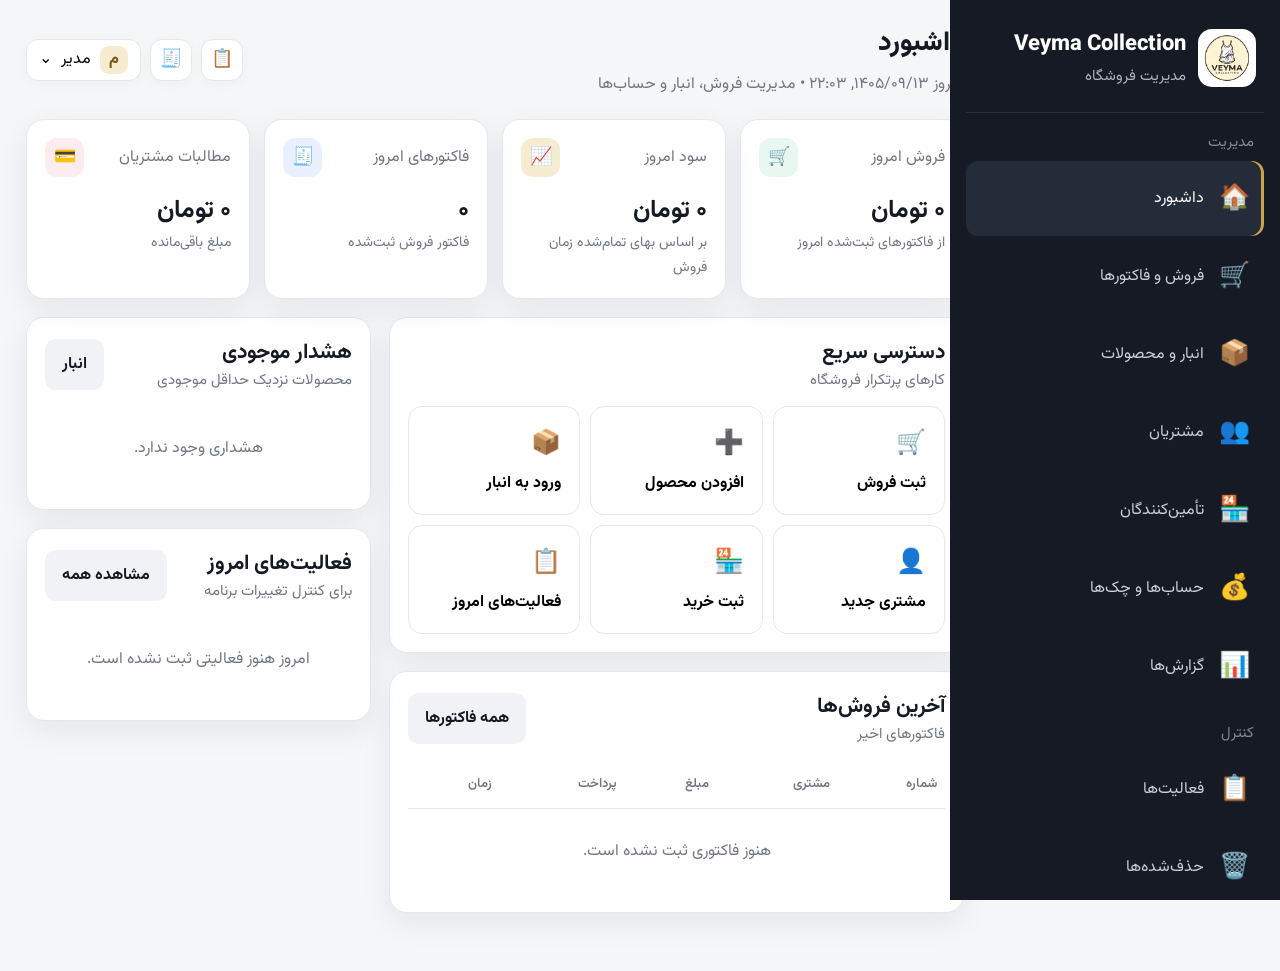
<file: index_v2-1.html>
<!DOCTYPE html>
<html lang="fa" dir="rtl">
<head>
  <meta charset="UTF-8" />
  <meta name="viewport" content="width=device-width, initial-scale=1.0" />
  <meta name="theme-color" content="#10131a" />
  <title>Veyma Collection | مدیریت فروشگاه</title>

  <link rel="preconnect" href="https://fonts.googleapis.com">
  <link rel="preconnect" href="https://fonts.gstatic.com" crossorigin>
  <link href="https://fonts.googleapis.com/css2?family=Vazirmatn:wght@400;500;600;700;800&display=swap" rel="stylesheet">

  <style>
    :root{
      --bg:#f5f6f8;
      --surface:#ffffff;
      --surface-2:#f0f2f5;
      --text:#151922;
      --muted:#707783;
      --line:#e5e7eb;
      --primary:#151a24;
      --primary-2:#252c39;
      --gold:#c9a24b;
      --gold-soft:#f6ecd2;
      --green:#1f9d63;
      --green-soft:#e8f7ef;
      --red:#d94b55;
      --red-soft:#fdecee;
      --orange:#d88727;
      --orange-soft:#fff3df;
      --blue:#3569d4;
      --blue-soft:#eaf0ff;
      --shadow:0 10px 30px rgba(18,25,38,.07);
      --radius:18px;
    }
    *{box-sizing:border-box}
    html,body{margin:0;padding:0;background:var(--bg);color:var(--text);font-family:"Vazirmatn",sans-serif}
    body{min-height:100vh}
    button,input,select,textarea{font:inherit}
    button{cursor:pointer;border:0}
    .app{display:flex;min-height:100vh}

    /* Sidebar */
    .sidebar{width:330px;background:var(--primary);color:#fff;position:fixed;right:0;top:0;bottom:0;padding:22px 16px;z-index:30;overflow:auto}
    .brand{display:flex;align-items:center;gap:12px;padding:5px 8px 24px;border-bottom:1px solid rgba(255,255,255,.09);margin-bottom:14px}
    .brand img{width:58px;height:58px;border-radius:14px;object-fit:contain;background:#fff;padding:5px}
    .brand-fallback{width:58px;height:58px;border-radius:14px;background:linear-gradient(135deg,#f8e9bf,#b8892d);color:#171717;display:none;align-items:center;justify-content:center;font-weight:800;font-size:15px}
    .brand h1{font-size:22px;margin:0;font-weight:800}
    .brand span{font-size:15px;color:#aeb4bf;display:block;margin-top:3px}
    .nav-title{font-size:15px;color:#818997;margin:18px 10px 7px}
    .nav-item{width:100%;display:flex;align-items:center;gap:14px;padding:18px 14px;color:#c9ced7;background:transparent;border-radius:12px;text-align:right;margin:3px 0;transition:.18s}
    .nav-item:hover,.nav-item.active{background:#252c39;color:#fff}
    .nav-item.active{box-shadow:inset -3px 0 0 var(--gold)}
    .nav-icon{width:32px;text-align:center;font-size:25px}
    .sidebar-bottom{margin-top:30px;padding:18px;border-radius:14px;background:rgba(255,255,255,.05);font-size:13px;color:#aeb4bf;line-height:1.8}

    /* Main */
    .main{width:calc(100% - 290px);margin-right:290px;padding:22px 26px 40px}
    .topbar{display:flex;align-items:center;justify-content:space-between;gap:16px;margin-bottom:22px}
    .page-title h2{margin:0;font-size:27px;font-weight:800}
    .page-title p{margin:7px 0 0;color:var(--muted);font-size:16px}
    .top-actions{display:flex;align-items:center;gap:9px}
    .icon-btn,.profile-btn{background:var(--surface);border:1px solid var(--line);box-shadow:0 3px 12px rgba(0,0,0,.03);height:42px;border-radius:12px}
    .icon-btn{width:42px;font-size:18px}
    .profile-btn{display:flex;align-items:center;gap:9px;padding:0 12px}
    .avatar{width:28px;height:28px;border-radius:9px;background:var(--gold-soft);display:grid;place-items:center;font-weight:800;color:#7e5d19}

    .view{display:none}.view.active{display:block}
    .cards{display:grid;grid-template-columns:repeat(4,1fr);gap:14px;margin-bottom:18px}
    .stat{background:var(--surface);border:1px solid var(--line);border-radius:var(--radius);padding:18px;box-shadow:var(--shadow);position:relative;overflow:hidden}
    .stat-top{display:flex;justify-content:space-between;align-items:center;color:var(--muted);font-size:16px}
    .stat-icon{width:39px;height:39px;border-radius:12px;display:grid;place-items:center;font-size:18px}
    .stat strong{display:block;font-size:25px;margin-top:14px}
    .stat small{color:var(--muted);font-size:14px}
    .green{background:var(--green-soft);color:var(--green)}.red{background:var(--red-soft);color:var(--red)}.gold{background:var(--gold-soft);color:#936e1d}.blue{background:var(--blue-soft);color:var(--blue)}

    .grid-2{display:grid;grid-template-columns:1.25fr .75fr;gap:18px}
    .panel{background:var(--surface);border:1px solid var(--line);border-radius:var(--radius);box-shadow:var(--shadow);padding:18px;margin-bottom:18px}
    .panel-head{display:flex;justify-content:space-between;align-items:center;gap:10px;margin-bottom:14px}
    .panel-head h3{margin:0;font-size:21px}.panel-head p{margin:0;color:var(--muted);font-size:15px}
    .btn{border-radius:11px;padding:13px 17px;font-weight:700;font-size:16px;display:inline-flex;align-items:center;gap:7px}
    .btn-primary{background:var(--primary);color:#fff}.btn-gold{background:var(--gold);color:#fff}.btn-light{background:var(--surface-2);color:var(--text)}.btn-danger{background:var(--red-soft);color:var(--red)}.btn-success{background:var(--green);color:#fff}

    table{width:100%;border-collapse:collapse;font-size:16px}th,td{padding:14px 8px;border-bottom:1px solid var(--line);text-align:right}th{color:var(--muted);font-weight:600;font-size:13px}tr:last-child td{border-bottom:0}
    .badge{display:inline-flex;align-items:center;border-radius:999px;padding:6px 10px;font-size:12px;font-weight:700}.badge.green{background:var(--green-soft);color:var(--green)}.badge.red{background:var(--red-soft);color:var(--red)}.badge.orange{background:var(--orange-soft);color:var(--orange)}.badge.blue{background:var(--blue-soft);color:var(--blue)}
    .empty{padding:30px;text-align:center;color:var(--muted);font-size:16px}

    .quick-grid{display:grid;grid-template-columns:repeat(3,1fr);gap:10px}.quick{padding:18px;border:1px solid var(--line);border-radius:14px;background:#fff;text-align:right}.quick b{display:block;margin-top:8px;font-size:16px}.quick span{font-size:24px}
    .alert{display:flex;align-items:center;justify-content:space-between;gap:12px;padding:16px;border-radius:14px;margin-bottom:9px;background:var(--orange-soft);color:#8b5d15;font-size:16px}.alert:last-child{margin-bottom:0}.alert button{background:transparent;color:inherit;font-weight:700}

    /* Generic pages */
    .toolbar{display:flex;justify-content:space-between;align-items:center;gap:10px;margin-bottom:14px;flex-wrap:wrap}
    .search{min-width:240px;flex:1;max-width:430px;position:relative}.search input{width:100%;border:1px solid var(--line);background:#fff;border-radius:12px;padding:11px 40px 11px 12px;outline:none}.search span{position:absolute;right:13px;top:9px;color:var(--muted)}
    .filters{display:flex;gap:8px;flex-wrap:wrap}.filters select{border:1px solid var(--line);background:#fff;border-radius:11px;padding:10px 12px;color:var(--text);outline:none}
    .section-title{font-size:26px;font-weight:800;margin:0}

    /* Modal */
    .modal-backdrop{position:fixed;inset:0;background:rgba(8,11,16,.58);display:none;align-items:center;justify-content:center;padding:18px;z-index:100}.modal-backdrop.open{display:flex}
    .modal{background:#fff;width:min(700px,100%);max-height:92vh;overflow:auto;border-radius:22px;padding:22px}.modal-head{display:flex;justify-content:space-between;align-items:center;margin-bottom:18px}.modal-head h3{margin:0;font-size:18px}.close{width:36px;height:36px;border-radius:10px;background:var(--surface-2)}
    .form-grid{display:grid;grid-template-columns:repeat(2,1fr);gap:12px}.field label{display:block;font-size:15px;color:var(--muted);margin-bottom:6px}.field input,.field select,.field textarea{width:100%;padding:11px;border:1px solid var(--line);border-radius:11px;outline:none;background:#fff}.field textarea{min-height:90px;resize:vertical}.full{grid-column:1/-1}.modal-actions{display:flex;justify-content:flex-start;gap:8px;margin-top:18px}

    /* Mobile */
    .mobile-head{display:none}.overlay{display:none}
    @media(max-width:1050px){.cards{grid-template-columns:repeat(2,1fr)}.grid-2{grid-template-columns:1fr}}
    @media(max-width:780px){
      .sidebar{transform:translateX(105%);transition:.22s;width:340px}.sidebar.open{transform:translateX(0)}
      .main{width:100%;margin-right:0;padding:15px 13px 80px}.mobile-head{display:flex;align-items:center;justify-content:space-between;margin-bottom:15px}.mobile-head button{width:42px;height:42px;border-radius:12px;background:#fff;border:1px solid var(--line)}
      .overlay{position:fixed;inset:0;background:rgba(0,0,0,.35);z-index:20}.overlay.open{display:block}
      .topbar{display:none}.cards{gap:9px}.stat{padding:15px;border-radius:15px}.stat strong{font-size:23px}.quick-grid{grid-template-columns:repeat(2,1fr)}.nav-item{font-size:20px;min-height:52px}.nav-title{font-size:14px;margin-top:20px}.brand h1{font-size:20px}.brand span{font-size:15px}.sidebar-bottom{font-size:13px;line-height:2}.main{padding:18px 14px 32px}.panel{padding:16px}.section-title{font-size:21px}
      .panel{padding:14px;border-radius:15px}.toolbar{align-items:stretch}.search{max-width:none;min-width:0;flex-basis:100%}.form-grid{grid-template-columns:1fr}.full{grid-column:auto}
      table{min-width:650px}.table-scroll{overflow:auto}
    }
  </style>
</head>
<body>
<div class="app">
  <aside class="sidebar" id="sidebar">
    <div class="brand">
      <img src="logo.webp" alt="Veyma Collection" onerror="this.style.display='none';document.getElementById('brandFallback').style.display='flex'">
      <div class="brand-fallback" id="brandFallback">VC</div>
      <div><h1>Veyma Collection</h1><span>مدیریت فروشگاه</span></div>
    </div>

    <div class="nav-title">مدیریت</div>
    <button class="nav-item active" data-view="dashboard"><span class="nav-icon">🏠</span>داشبورد</button>
    <button class="nav-item" data-view="sales"><span class="nav-icon">🛒</span>فروش و فاکتورها</button>
    <button class="nav-item" data-view="inventory"><span class="nav-icon">📦</span>انبار و محصولات</button>
    <button class="nav-item" data-view="customers"><span class="nav-icon">👥</span>مشتریان</button>
    <button class="nav-item" data-view="suppliers"><span class="nav-icon">🏪</span>تأمین‌کنندگان</button>
    <button class="nav-item" data-view="accounts"><span class="nav-icon">💰</span>حساب‌ها و چک‌ها</button>
    <button class="nav-item" data-view="reports"><span class="nav-icon">📊</span>گزارش‌ها</button>

    <div class="nav-title">کنترل</div>
    <button class="nav-item" data-view="activities"><span class="nav-icon">📋</span>فعالیت‌ها</button>
    <button class="nav-item" data-view="deleted"><span class="nav-icon">🗑️</span>حذف‌شده‌ها</button>
    <button class="nav-item" data-view="settings"><span class="nav-icon">⚙️</span>تنظیمات</button>

    <div class="sidebar-bottom">
      <b>Veyma Collection</b><br>
      تولید و پخش لباس خانگی زنانه و ست ورزشی ایرانی و خارجی<br><br>
      📞 <span id="sidePhone">شماره تماس</span><br>
      📍 <span id="sideAddress">آدرس مغازه</span>
    </div>
  </aside>
  <div class="overlay" id="overlay"></div>

  <main class="main">
    <div class="mobile-head">
      <button id="menuBtn">☰</button>
      <div style="font-weight:800">Veyma Collection</div>
      <button onclick="openModal('productModal')">＋</button>
    </div>

    <header class="topbar">
      <div class="page-title"><h2 id="pageTitle">داشبورد</h2><p id="todayText">مدیریت فروش، انبار و حساب‌ها</p></div>
      <div class="top-actions">
        <button class="icon-btn" title="فعالیت‌ها" onclick="showView('activities')">📋</button>
        <button class="icon-btn" title="فاکتور جدید" onclick="showView('sales')">🧾</button>
        <button class="profile-btn"><span class="avatar">م</span><span>مدیر</span>⌄</button>
      </div>
    </header>

    <!-- Dashboard -->
    <section class="view active" id="dashboard">
      <div class="cards">
        <div class="stat"><div class="stat-top"><span>فروش امروز</span><span class="stat-icon green">🛒</span></div><strong>۰ تومان</strong><small>از فاکتورهای ثبت‌شده امروز</small></div>
        <div class="stat"><div class="stat-top"><span>سود امروز</span><span class="stat-icon gold">📈</span></div><strong>۰ تومان</strong><small>بر اساس بهای تمام‌شده زمان فروش</small></div>
        <div class="stat"><div class="stat-top"><span>فاکتورهای امروز</span><span class="stat-icon blue">🧾</span></div><strong>۰</strong><small>فاکتور فروش ثبت‌شده</small></div>
        <div class="stat"><div class="stat-top"><span>مطالبات مشتریان</span><span class="stat-icon red">💳</span></div><strong>۰ تومان</strong><small>مبلغ باقی‌مانده</small></div>
      </div>

      <div class="grid-2">
        <div>
          <div class="panel">
            <div class="panel-head"><div><h3>دسترسی سریع</h3><p>کارهای پرتکرار فروشگاه</p></div></div>
            <div class="quick-grid">
              <button class="quick" onclick="showView('sales')"><span>🛒</span><b>ثبت فروش</b></button>
              <button class="quick" onclick="openModal('productModal')"><span>➕</span><b>افزودن محصول</b></button>
              <button class="quick" onclick="showView('inventory')"><span>📦</span><b>ورود به انبار</b></button>
              <button class="quick" onclick="showView('customers')"><span>👤</span><b>مشتری جدید</b></button>
              <button class="quick" onclick="showView('suppliers')"><span>🏪</span><b>ثبت خرید</b></button>
              <button class="quick" onclick="showView('activities')"><span>📋</span><b>فعالیت‌های امروز</b></button>
            </div>
          </div>

          <div class="panel">
            <div class="panel-head"><div><h3>آخرین فروش‌ها</h3><p>فاکتورهای اخیر</p></div><button class="btn btn-light" onclick="showView('sales')">همه فاکتورها</button></div>
            <div class="table-scroll"><table><thead><tr><th>شماره</th><th>مشتری</th><th>مبلغ</th><th>پرداخت</th><th>زمان</th></tr></thead><tbody><tr><td colspan="5" class="empty">هنوز فاکتوری ثبت نشده است.</td></tr></tbody></table></div>
          </div>
        </div>

        <div>
          <div class="panel">
            <div class="panel-head"><div><h3>هشدار موجودی</h3><p>محصولات نزدیک حداقل موجودی</p></div><button class="btn btn-light" onclick="showView('inventory')">انبار</button></div>
            <div id="stockAlerts"><div class="empty">هشداری وجود ندارد.</div></div>
          </div>
          <div class="panel">
            <div class="panel-head"><div><h3>فعالیت‌های امروز</h3><p>برای کنترل تغییرات برنامه</p></div><button class="btn btn-light" onclick="showView('activities')">مشاهده همه</button></div>
            <div class="empty">امروز هنوز فعالیتی ثبت نشده است.</div>
          </div>
        </div>
      </div>
    </section>

    <!-- Sales -->
    <section class="view" id="sales">
      <div class="toolbar"><div><h2 class="section-title">فروش و فاکتورها</h2><p style="color:var(--muted);font-size:11px">ثبت فروش، پرداخت و مدیریت فاکتورها</p></div><button class="btn btn-primary" onclick="openModal('saleModal')">＋ فاکتور فروش جدید</button></div>
      <div class="panel"><div class="toolbar"><div class="search"><span>⌕</span><input placeholder="جستجوی شماره فاکتور یا نام مشتری"></div><div class="filters"><select><option>همه پرداخت‌ها</option><option>نقدی</option><option>کارتخوان</option><option>چک</option><option>نسیه</option></select><select><option>همه وضعیت‌ها</option><option>پرداخت کامل</option><option>بدهکار</option><option>حذف‌شده</option></select></div></div><div class="table-scroll"><table><thead><tr><th>فاکتور</th><th>مشتری</th><th>مبلغ</th><th>پرداخت</th><th>تاریخ و ساعت</th><th>وضعیت</th><th></th></tr></thead><tbody><tr><td colspan="7" class="empty">فاکتوری برای نمایش وجود ندارد.</td></tr></tbody></table></div></div>
    </section>

    <!-- Inventory -->
    <section class="view" id="inventory">
      <div class="toolbar"><div><h2 class="section-title">انبار و محصولات</h2><p style="color:var(--muted);font-size:11px">قیمت خرید، موجودی و ورود/خروج کالا</p></div><button class="btn btn-primary" onclick="openModal('productModal')">＋ افزودن محصول</button></div>
      <div class="panel"><div class="toolbar"><div class="search"><span>⌕</span><input placeholder="جستجوی نام یا کد کالا"></div><div class="filters"><select><option>همه دسته‌بندی‌ها</option><option>لباس خانگی</option><option>ست ورزشی</option></select><select><option>همه موجودی‌ها</option><option>کمبود موجودی</option><option>موجود</option></select></div></div><div class="table-scroll"><table><thead><tr><th>کالا</th><th>کد</th><th>قیمت خرید</th><th>موجودی</th><th>حداقل</th><th>هشدار</th><th></th></tr></thead><tbody><tr><td colspan="7" class="empty">هنوز محصولی ثبت نشده است.</td></tr></tbody></table></div></div>
    </section>

    <!-- Customers -->
    <section class="view" id="customers">
      <div class="toolbar"><div><h2 class="section-title">مشتریان</h2><p style="color:var(--muted);font-size:11px">سوابق خرید، بدهی و رفتار مشتریان</p></div><button class="btn btn-primary" onclick="openModal('customerModal')">＋ مشتری جدید</button></div>
      <div class="panel"><div class="toolbar"><div class="search"><span>⌕</span><input placeholder="جستجوی نام یا شماره تماس"></div></div><div class="table-scroll"><table><thead><tr><th>نام مشتری</th><th>تلفن</th><th>تعداد خرید</th><th>مجموع خرید</th><th>بدهی</th><th>آخرین خرید</th></tr></thead><tbody><tr><td colspan="6" class="empty">مشتری ثبت نشده است.</td></tr></tbody></table></div></div>
    </section>

    <!-- Suppliers -->
    <section class="view" id="suppliers">
      <div class="toolbar"><div><h2 class="section-title">تأمین‌کنندگان</h2><p style="color:var(--muted);font-size:11px">خرید، پرداخت، چک و بدهی تأمین‌کنندگان</p></div><button class="btn btn-primary" onclick="openModal('supplierModal')">＋ تأمین‌کننده جدید</button></div>
      <div class="panel"><div class="table-scroll"><table><thead><tr><th>تأمین‌کننده</th><th>تلفن</th><th>مجموع خرید</th><th>پرداخت‌شده</th><th>بدهی</th><th>آخرین خرید</th></tr></thead><tbody><tr><td colspan="6" class="empty">تأمین‌کننده‌ای ثبت نشده است.</td></tr></tbody></table></div></div>
    </section>

    <!-- Accounts -->
    <section class="view" id="accounts">
      <div class="toolbar"><div><h2 class="section-title">حساب‌ها و چک‌ها</h2><p style="color:var(--muted);font-size:11px">مطالبات، بدهی‌ها و چک‌های دریافتی/پرداختی</p></div><button class="btn btn-primary">＋ ثبت تراکنش</button></div>
      <div class="cards"><div class="stat"><div class="stat-top"><span>مطالبات مشتریان</span><span class="stat-icon red">⬇</span></div><strong>۰ تومان</strong></div><div class="stat"><div class="stat-top"><span>بدهی تأمین‌کنندگان</span><span class="stat-icon orange">⬆</span></div><strong>۰ تومان</strong></div><div class="stat"><div class="stat-top"><span>چک دریافتی</span><span class="stat-icon blue">✓</span></div><strong>۰ تومان</strong></div><div class="stat"><div class="stat-top"><span>چک پرداختی</span><span class="stat-icon gold">✓</span></div><strong>۰ تومان</strong></div></div>
      <div class="panel"><div class="table-scroll"><table><thead><tr><th>نوع</th><th>طرف حساب</th><th>مبلغ</th><th>تاریخ سررسید</th><th>وضعیت</th></tr></thead><tbody><tr><td colspan="5" class="empty">تراکنشی ثبت نشده است.</td></tr></tbody></table></div></div>
    </section>

    <!-- Reports -->
    <section class="view" id="reports">
      <div class="toolbar"><div><h2 class="section-title">گزارش‌ها</h2><p style="color:var(--muted);font-size:11px">فروش، سود، خرید، انبار و مشتریان</p></div></div>
      <div class="panel"><div class="quick-grid"><button class="quick"><span>📈</span><b>گزارش فروش</b></button><button class="quick"><span>💰</span><b>گزارش سود</b></button><button class="quick"><span>📦</span><b>گزارش انبار</b></button><button class="quick"><span>🏆</span><b>پرفروش‌ترین کالاها</b></button><button class="quick"><span>👑</span><b>مشتریان ارزشمند</b></button><button class="quick"><span>🧾</span><b>گزارش خریدها</b></button></div></div>
    </section>

    <!-- Activities -->
    <section class="view" id="activities">
      <div class="toolbar"><div><h2 class="section-title">📋 فعالیت‌ها</h2><p style="color:var(--muted);font-size:11px">تمام تغییرات برنامه، حتی حذف و ویرایش‌ها</p></div><div class="filters"><select><option>امروز</option><option>دیروز</option><option>۷ روز اخیر</option><option>همه</option></select><select><option>همه فعالیت‌ها</option><option>فروش</option><option>خرید</option><option>ویرایش</option><option>حذف</option><option>انبار</option><option>حساب‌ها</option></select></div></div>
      <div class="panel"><div class="alert"><span>🔐 ثبت فعالیت‌ها باید در Firebase به‌صورت غیرقابل‌حذف برای کاربران عادی ذخیره شود.</span><button>متوجه شدم</button></div><div class="table-scroll"><table><thead><tr><th>زمان</th><th>کاربر</th><th>عملیات</th><th>مورد</th><th>جزئیات</th></tr></thead><tbody><tr><td colspan="5" class="empty">هنوز فعالیتی ثبت نشده است.</td></tr></tbody></table></div></div>
    </section>

    <!-- Deleted -->
    <section class="view" id="deleted">
      <div class="toolbar"><div><h2 class="section-title">🗑️ حذف‌شده‌ها</h2><p style="color:var(--muted);font-size:11px">فاکتورها و اطلاعات حذف‌شده برای کنترل مدیر نگهداری می‌شوند</p></div></div>
      <div class="panel"><div class="alert"><span>⚠️ حذف در نسخه نهایی به معنی پاک‌کردن مستقیم سابقه نیست؛ رکورد به وضعیت «حذف‌شده» منتقل می‌شود.</span></div><div class="table-scroll"><table><thead><tr><th>نوع</th><th>شماره/نام</th><th>مبلغ</th><th>حذف توسط</th><th>تاریخ حذف</th><th>دلیل</th></tr></thead><tbody><tr><td colspan="6" class="empty">مورد حذف‌شده‌ای وجود ندارد.</td></tr></tbody></table></div></div>
    </section>

    <!-- Settings -->
    <section class="view" id="settings">
      <div class="toolbar"><div><h2 class="section-title">تنظیمات</h2><p style="color:var(--muted);font-size:11px">اطلاعات فروشگاه و تنظیمات برنامه</p></div></div>
      <div class="panel"><div class="form-grid"><div class="field"><label>نام فروشگاه</label><input id="storeName" value="Veyma Collection"></div><div class="field"><label>شماره تماس</label><input id="storePhone" placeholder="شماره تماس فروشگاه"></div><div class="field full"><label>آدرس مغازه</label><textarea id="storeAddress" placeholder="آدرس دقیق مغازه"></textarea></div><div class="field"><label>حداقل موجودی پیش‌فرض</label><input type="number" value="3"></div><div class="field"><label>نمایش هشدار کمبود</label><select><option>فعال</option><option>غیرفعال</option></select></div></div><div class="modal-actions"><button class="btn btn-success" onclick="saveStoreInfo()">ذخیره اطلاعات فروشگاه</button></div></div>
      <div class="panel"><div class="panel-head"><div><h3>امنیت</h3><p>ورود مدیر و سطح دسترسی کاربران</p></div></div><div class="alert"><span>🔐 در مرحله Firebase، احراز هویت و سطح دسترسی مدیر/شاگرد به این بخش متصل می‌شود.</span></div></div>
    </section>
  </main>
</div>

<!-- Product Modal -->
<div class="modal-backdrop" id="productModal"><div class="modal"><div class="modal-head"><h3>➕ افزودن محصول</h3><button class="close" onclick="closeModal('productModal')">×</button></div><div class="form-grid"><div class="field"><label>نام محصول</label><input id="productName" placeholder="مثلاً ست ورزشی زنانه"></div><div class="field"><label>کد محصول</label><input id="productCode" placeholder="کد کالا"></div><div class="field"><label>دسته‌بندی</label><select><option>لباس خانگی</option><option>ست ورزشی</option><option>سایر</option></select></div><div class="field"><label>قیمت خرید / بهای تمام‌شده</label><input type="number" placeholder="تومان"></div><div class="field"><label>موجودی اولیه</label><input type="number" placeholder="تعداد"></div><div class="field"><label>حداقل موجودی</label><input type="number" value="3"></div><div class="field full"><label>توضیحات</label><textarea placeholder="یادداشت داخلی محصول"></textarea></div></div><div class="modal-actions"><button class="btn btn-primary" onclick="closeModal('productModal')">ذخیره محصول</button><button class="btn btn-light" onclick="closeModal('productModal')">انصراف</button></div></div></div>

<!-- Sale Modal -->
<div class="modal-backdrop" id="saleModal"><div class="modal"><div class="modal-head"><h3>🛒 فاکتور فروش جدید</h3><button class="close" onclick="closeModal('saleModal')">×</button></div><div class="form-grid"><div class="field"><label>مشتری</label><select><option>مشتری جدید / انتخاب مشتری</option></select></div><div class="field"><label>تاریخ و ساعت</label><input id="saleDate" readonly></div><div class="field full"><label>کالا</label><input placeholder="جستجوی کالا برای افزودن به فاکتور"></div><div class="field"><label>تعداد</label><input type="number" value="1"></div><div class="field"><label>قیمت فروش این فاکتور</label><input type="number" placeholder="تومان"></div><div class="field full"><div class="alert"><span>💡 آخرین قیمت فروش به این مشتری در نسخه متصل به Firebase اینجا نمایش داده می‌شود؛ این اطلاعات فقط برای مدیر است.</span></div></div><div class="field"><label>نوع پرداخت</label><select><option>نقدی</option><option>کارتخوان</option><option>چک</option><option>نسیه</option></select></div><div class="field"><label>تخفیف این فاکتور</label><input type="number" value="0" placeholder="تومان"></div></div><div class="modal-actions"><button class="btn btn-success" onclick="closeModal('saleModal')">ثبت فاکتور</button><button class="btn btn-light" onclick="closeModal('saleModal')">انصراف</button></div></div></div>

<!-- Customer Modal -->
<div class="modal-backdrop" id="customerModal"><div class="modal"><div class="modal-head"><h3>👤 مشتری جدید</h3><button class="close" onclick="closeModal('customerModal')">×</button></div><div class="form-grid"><div class="field"><label>نام و نام خانوادگی</label><input placeholder="نام مشتری"></div><div class="field"><label>شماره تماس</label><input placeholder="شماره موبایل"></div><div class="field full"><label>آدرس / توضیحات</label><textarea placeholder="اطلاعات داخلی مشتری"></textarea></div></div><div class="modal-actions"><button class="btn btn-primary" onclick="closeModal('customerModal')">ذخیره مشتری</button><button class="btn btn-light" onclick="closeModal('customerModal')">انصراف</button></div></div></div>

<!-- Supplier Modal -->
<div class="modal-backdrop" id="supplierModal"><div class="modal"><div class="modal-head"><h3>🏪 تأمین‌کننده جدید</h3><button class="close" onclick="closeModal('supplierModal')">×</button></div><div class="form-grid"><div class="field"><label>نام تأمین‌کننده</label><input placeholder="نام / شرکت"></div><div class="field"><label>شماره تماس</label><input placeholder="شماره تماس"></div><div class="field full"><label>توضیحات</label><textarea placeholder="یادداشت داخلی"></textarea></div></div><div class="modal-actions"><button class="btn btn-primary" onclick="closeModal('supplierModal')">ذخیره</button><button class="btn btn-light" onclick="closeModal('supplierModal')">انصراف</button></div></div></div>

<script>
  const pageNames = {
    dashboard:'داشبورد', sales:'فروش و فاکتورها', inventory:'انبار و محصولات', customers:'مشتریان', suppliers:'تأمین‌کنندگان', accounts:'حساب‌ها و چک‌ها', reports:'گزارش‌ها', activities:'فعالیت‌ها', deleted:'حذف‌شده‌ها', settings:'تنظیمات'
  };

  function showView(id){
    document.querySelectorAll('.view').forEach(v=>v.classList.remove('active'));
    const target=document.getElementById(id); if(target) target.classList.add('active');
    document.querySelectorAll('.nav-item').forEach(n=>n.classList.toggle('active',n.dataset.view===id));
    document.getElementById('pageTitle').textContent=pageNames[id]||'Veyma Collection';
    closeSidebar();
    window.scrollTo({top:0,behavior:'smooth'});
  }

  document.querySelectorAll('.nav-item').forEach(btn=>btn.addEventListener('click',()=>showView(btn.dataset.view)));

  function openModal(id){
    const el=document.getElementById(id); if(!el) return;
    el.classList.add('open');
    if(id==='saleModal') document.getElementById('saleDate').value=jalaliNow();
  }
  function closeModal(id){document.getElementById(id)?.classList.remove('open')}
  document.querySelectorAll('.modal-backdrop').forEach(m=>m.addEventListener('click',e=>{if(e.target===m)m.classList.remove('open')}));

  function jalaliNow(){
    try{
      const now=new Date();
      const p=new Intl.DateTimeFormat('fa-IR-u-ca-persian',{year:'numeric',month:'2-digit',day:'2-digit',hour:'2-digit',minute:'2-digit'}).format(now);
      return p;
    }catch(e){return new Date().toLocaleString('fa-IR')}
  }
  document.getElementById('todayText').textContent='امروز '+jalaliNow()+' • مدیریت فروش، انبار و حساب‌ها';

  const sidebar=document.getElementById('sidebar'), overlay=document.getElementById('overlay');
  document.getElementById('menuBtn').addEventListener('click',()=>{sidebar.classList.add('open');overlay.classList.add('open')});
  overlay.addEventListener('click',closeSidebar);
  function closeSidebar(){sidebar.classList.remove('open');overlay.classList.remove('open')}

  function saveStoreInfo(){
    const phone=document.getElementById('storePhone').value.trim() || 'شماره تماس';
    const address=document.getElementById('storeAddress').value.trim() || 'آدرس مغازه';
    localStorage.setItem('veyma_store_phone',phone);
    localStorage.setItem('veyma_store_address',address);
    document.getElementById('sidePhone').textContent=phone;
    document.getElementById('sideAddress').textContent=address;
    alert('اطلاعات فروشگاه ذخیره شد.');
  }
  function loadStoreInfo(){
    const phone=localStorage.getItem('veyma_store_phone')||'';
    const address=localStorage.getItem('veyma_store_address')||'';
    document.getElementById('storePhone').value=phone;
    document.getElementById('storeAddress').value=address;
    document.getElementById('sidePhone').textContent=phone||'شماره تماس';
    document.getElementById('sideAddress').textContent=address||'آدرس مغازه';
  }
  loadStoreInfo();

  // جای اتصال Firebase در مرحله بعد:
  // 1) Firebase Authentication برای مدیر/شاگرد
  // 2) Firestore برای products, customers, sales, purchases, accounts, activities
  // 3) ثبت soft-delete به‌جای حذف فیزیکی
  // 4) ثبت actorId/actorName برای تمام تغییرات
  // 5) نگهداری salePrice و costPrice در خود ردیف فاکتور برای حفظ تاریخچه
</script>
</body>
</html>
</file>
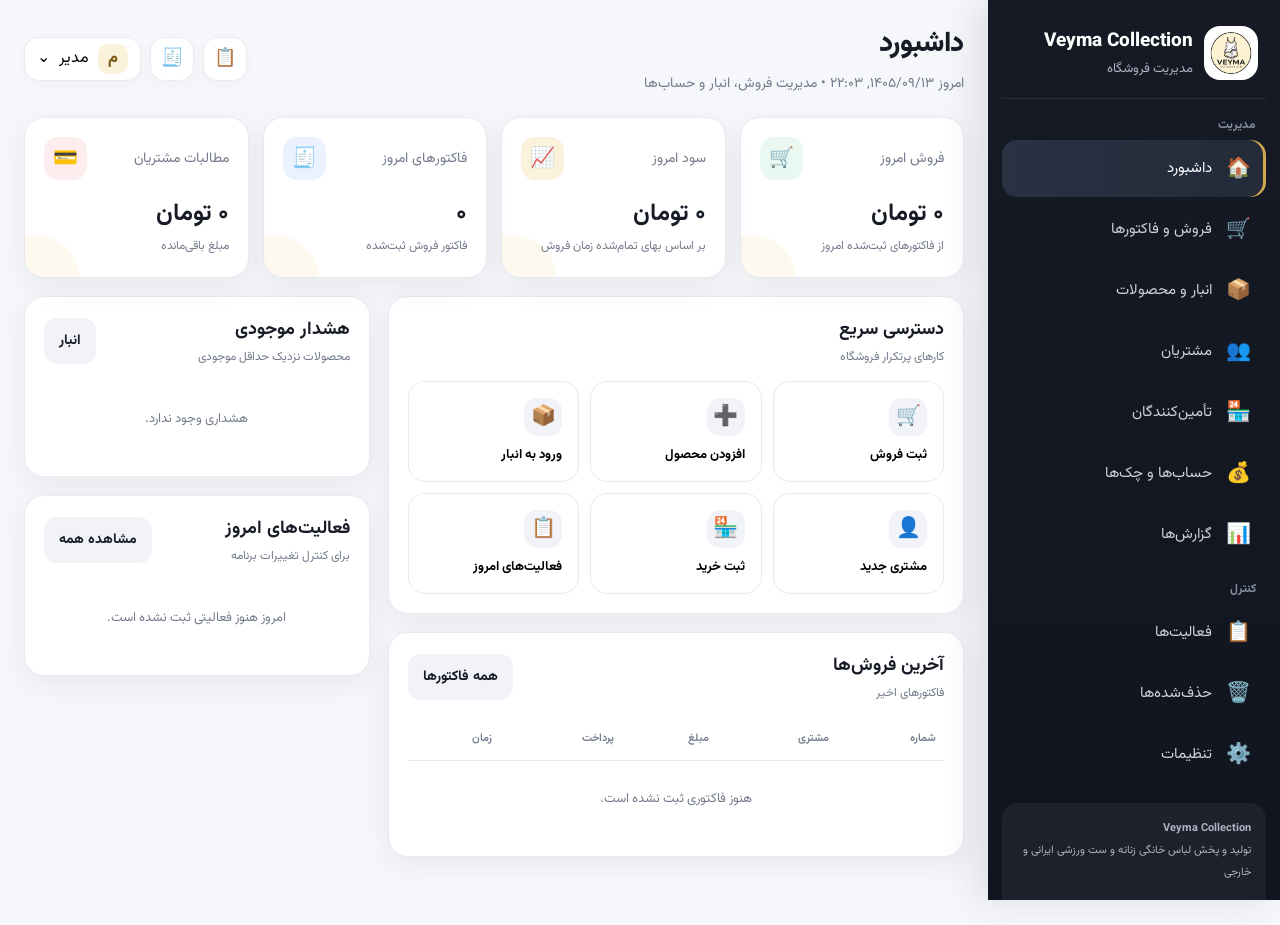
<file: index_v3.html>
<!DOCTYPE html>
<html lang="fa" dir="rtl">
<head>
  <meta charset="UTF-8" />
  <meta name="viewport" content="width=device-width, initial-scale=1.0" />
  <meta name="theme-color" content="#10131a" />
  <title>Veyma Collection | مدیریت فروشگاه</title>

  <link rel="preconnect" href="https://fonts.googleapis.com">
  <link rel="preconnect" href="https://fonts.gstatic.com" crossorigin>
  <link href="https://fonts.googleapis.com/css2?family=Vazirmatn:wght@400;500;600;700;800&display=swap" rel="stylesheet">

  <style>
:root{
  --bg:#f6f7fb;
  --surface:#ffffff;
  --surface-2:#f1f3f8;
  --text:#171b26;
  --muted:#737b8c;
  --line:#e8eaf0;
  --primary:#171c28;
  --primary-2:#252d3c;
  --gold:#d0a84f;
  --gold-soft:#fbf2dc;
  --green:#20a66a;
  --green-soft:#e9f8f0;
  --red:#df5360;
  --red-soft:#feedef;
  --orange:#df8c2f;
  --orange-soft:#fff4e4;
  --blue:#3d73dc;
  --blue-soft:#ebf1ff;
  --shadow:0 8px 28px rgba(30,38,58,.07);
  --shadow-hover:0 14px 34px rgba(30,38,58,.11);
  --radius:20px;
}
*{box-sizing:border-box}
html,body{margin:0;padding:0;background:var(--bg);color:var(--text);font-family:"Vazirmatn",sans-serif}
body{min-height:100vh}
button,input,select,textarea{font:inherit}
button{cursor:pointer;border:0}
.app{display:flex;min-height:100vh}

/* ---------- Sidebar ---------- */
.sidebar{
  width:292px;background:linear-gradient(180deg,#151a25 0%,#10151f 100%);
  color:#fff;position:fixed;right:0;top:0;bottom:0;padding:18px 14px;
  z-index:50;overflow:auto;box-shadow:-12px 0 35px rgba(0,0,0,.10);
}
.brand{
  display:flex;align-items:center;gap:11px;padding:8px 8px 18px;
  border-bottom:1px solid rgba(255,255,255,.09);margin-bottom:12px
}
.brand img{width:54px;height:54px;border-radius:16px;object-fit:contain;background:#fff;padding:5px}
.brand-fallback{width:54px;height:54px;border-radius:16px;background:linear-gradient(135deg,#f8e9bf,#b8892d);color:#171717;display:none;align-items:center;justify-content:center;font-weight:800;font-size:15px}
.brand h1{font-size:19px;margin:0;font-weight:800}
.brand span{font-size:13px;color:#aeb5c2;display:block;margin-top:3px}
.sidebar-close{
  display:none;position:absolute;left:12px;top:12px;width:40px;height:40px;
  border-radius:13px;background:rgba(255,255,255,.09);color:#fff;font-size:25px
}
.nav-title{font-size:12px;color:#858e9e;margin:17px 10px 6px;font-weight:700}
.nav-item{
  width:100%;display:flex;align-items:center;gap:11px;padding:13px 12px;
  color:#cbd1db;background:transparent;border-radius:15px;text-align:right;
  margin:4px 0;transition:.18s;min-height:50px;font-size:15px
}
.nav-item:hover{background:rgba(255,255,255,.07);color:#fff;transform:translateX(-2px)}
.nav-item.active{background:linear-gradient(90deg,#293243,#232b39);color:#fff;box-shadow:inset -3px 0 0 var(--gold)}
.nav-icon{width:31px;height:31px;display:grid;place-items:center;text-align:center;font-size:20px;flex:none}
.sidebar-bottom{
  margin-top:20px;padding:15px;border-radius:16px;background:rgba(255,255,255,.055);
  font-size:11px;color:#aeb5c2;line-height:2
}

/* ---------- Main ---------- */
.main{width:calc(100% - 292px);margin-right:292px;padding:22px 24px 50px}
.mobile-head{
  display:none;background:rgba(255,255,255,.9);backdrop-filter:blur(12px);
  border:1px solid var(--line);border-radius:18px;padding:8px 10px;
  margin-bottom:15px;box-shadow:var(--shadow)
}
.mobile-head .brand-mini{display:flex;align-items:center;gap:8px;font-weight:800}
.mobile-head .mini-logo{width:35px;height:35px;border-radius:11px;object-fit:contain;background:#fff}
.mobile-head button{width:42px;height:42px;border-radius:13px;background:var(--surface-2);border:1px solid var(--line);font-size:20px}
.topbar{display:flex;align-items:center;justify-content:space-between;gap:16px;margin-bottom:22px}
.page-title h2{margin:0;font-size:28px;font-weight:800;letter-spacing:-.4px}
.page-title p{margin:7px 0 0;color:var(--muted);font-size:14px}
.top-actions{display:flex;align-items:center;gap:9px}
.icon-btn,.profile-btn{background:var(--surface);border:1px solid var(--line);box-shadow:0 3px 12px rgba(0,0,0,.03);height:44px;border-radius:14px}
.icon-btn{width:44px;font-size:18px}
.profile-btn{display:flex;align-items:center;gap:9px;padding:0 12px}
.avatar{width:30px;height:30px;border-radius:10px;background:var(--gold-soft);display:grid;place-items:center;font-weight:800;color:#7e5d19}

.view{display:none}.view.active{display:block;animation:fadeIn .22s ease}
@keyframes fadeIn{from{opacity:.5;transform:translateY(5px)}to{opacity:1;transform:none}}

.cards{display:grid;grid-template-columns:repeat(4,1fr);gap:14px;margin-bottom:18px}
.stat{
  background:var(--surface);border:1px solid var(--line);border-radius:var(--radius);
  padding:19px;box-shadow:var(--shadow);position:relative;overflow:hidden;
  transition:.2s
}
.stat:hover{transform:translateY(-2px);box-shadow:var(--shadow-hover)}
.stat:after{
  content:"";position:absolute;width:90px;height:90px;border-radius:50%;
  left:-35px;bottom:-48px;background:var(--gold-soft);opacity:.45
}
.stat-top{display:flex;justify-content:space-between;align-items:center;color:var(--muted);font-size:14px}
.stat-icon{width:43px;height:43px;border-radius:14px;display:grid;place-items:center;font-size:20px}
.stat strong{display:block;font-size:24px;margin-top:15px;position:relative;z-index:1}
.stat small{color:var(--muted);font-size:12px;position:relative;z-index:1}
.green{background:var(--green-soft);color:var(--green)}
.red{background:var(--red-soft);color:var(--red)}
.gold{background:var(--gold-soft);color:#936e1d}
.blue{background:var(--blue-soft);color:var(--blue)}
.orange{background:var(--orange-soft);color:var(--orange)}

.grid-2{display:grid;grid-template-columns:1.25fr .75fr;gap:18px}
.panel{
  background:var(--surface);border:1px solid var(--line);border-radius:var(--radius);
  box-shadow:var(--shadow);padding:19px;margin-bottom:18px
}
.panel-head{display:flex;justify-content:space-between;align-items:center;gap:10px;margin-bottom:15px}
.panel-head h3{margin:0;font-size:18px}
.panel-head p{margin:4px 0 0;color:var(--muted);font-size:12px}
.btn{
  border-radius:13px;padding:12px 15px;font-weight:700;font-size:14px;
  display:inline-flex;align-items:center;gap:7px;transition:.16s
}
.btn:hover{transform:translateY(-1px)}
.btn-primary{background:var(--primary);color:#fff}
.btn-gold{background:var(--gold);color:#fff}
.btn-light{background:var(--surface-2);color:var(--text)}
.btn-danger{background:var(--red-soft);color:var(--red)}
.btn-success{background:var(--green);color:#fff}

table{width:100%;border-collapse:collapse;font-size:13px}
th,td{padding:13px 8px;border-bottom:1px solid var(--line);text-align:right}
th{color:var(--muted);font-weight:600;font-size:11px}
tr:last-child td{border-bottom:0}
.badge{display:inline-flex;align-items:center;border-radius:999px;padding:6px 10px;font-size:11px;font-weight:700}
.badge.green{background:var(--green-soft);color:var(--green)}
.badge.red{background:var(--red-soft);color:var(--red)}
.badge.orange{background:var(--orange-soft);color:var(--orange)}
.badge.blue{background:var(--blue-soft);color:var(--blue)}
.empty{padding:28px;text-align:center;color:var(--muted);font-size:13px}

.quick-grid{display:grid;grid-template-columns:repeat(3,1fr);gap:11px}
.quick{
  padding:16px;border:1px solid var(--line);border-radius:17px;background:#fff;
  text-align:right;transition:.18s;position:relative;overflow:hidden
}
.quick:hover{transform:translateY(-3px);box-shadow:var(--shadow-hover);border-color:#dfe2ea}
.quick span{display:inline-grid;place-items:center;width:38px;height:38px;border-radius:13px;background:var(--surface-2);font-size:20px}
.quick b{display:block;margin-top:9px;font-size:13px}
.alert{
  display:flex;align-items:center;justify-content:space-between;gap:12px;
  padding:13px;border-radius:14px;margin-bottom:9px;background:var(--orange-soft);
  color:#8b5d15;font-size:13px
}
.alert:last-child{margin-bottom:0}.alert button{background:transparent;color:inherit;font-weight:700}

.toolbar{display:flex;justify-content:space-between;align-items:center;gap:12px;margin-bottom:15px;flex-wrap:wrap}
.search{min-width:240px;flex:1;max-width:430px;position:relative}
.search input{
  width:100%;border:1px solid var(--line);background:#fff;border-radius:14px;
  padding:12px 40px 12px 12px;outline:none;font-size:13px
}
.search input:focus,.field input:focus,.field select:focus,.field textarea:focus{border-color:#bfc7d8;box-shadow:0 0 0 4px rgba(61,115,220,.07)}
.search span{position:absolute;right:13px;top:10px;color:var(--muted)}
.filters{display:flex;gap:8px;flex-wrap:wrap}
.filters select{
  border:1px solid var(--line);background:#fff;border-radius:13px;
  padding:10px 12px;color:var(--text);outline:none;font-size:12px
}
.section-title{font-size:24px;font-weight:800;margin:0}
.toolbar>div>p{font-size:12px!important;margin:5px 0 0!important}

/* ---------- Modal ---------- */
.modal-backdrop{
  position:fixed;inset:0;background:rgba(8,11,16,.55);backdrop-filter:blur(4px);
  display:none;align-items:center;justify-content:center;padding:16px;z-index:100
}
.modal-backdrop.open{display:flex}
.modal{
  background:#fff;width:min(700px,100%);max-height:92vh;overflow:auto;
  border-radius:24px;padding:22px;box-shadow:0 25px 70px rgba(0,0,0,.18);
  animation:modalIn .2s ease
}
@keyframes modalIn{from{opacity:0;transform:scale(.97) translateY(8px)}to{opacity:1;transform:none}}
.modal-head{display:flex;justify-content:space-between;align-items:center;margin-bottom:18px}
.modal-head h3{margin:0;font-size:19px}
.close{width:38px;height:38px;border-radius:12px;background:var(--surface-2);font-size:22px}
.form-grid{display:grid;grid-template-columns:repeat(2,1fr);gap:13px}
.field label{display:block;font-size:13px;color:var(--muted);margin-bottom:7px}
.field input,.field select,.field textarea{
  width:100%;padding:12px;border:1px solid var(--line);border-radius:13px;
  outline:none;background:#fff;font-size:13px
}
.field textarea{min-height:90px;resize:vertical}.full{grid-column:1/-1}
.modal-actions{display:flex;justify-content:flex-start;gap:8px;margin-top:19px}

/* ---------- Mobile ---------- */
.overlay{display:none}
@media(max-width:1050px){
  .cards{grid-template-columns:repeat(2,1fr)}
  .grid-2{grid-template-columns:1fr}
}
@media(max-width:780px){
  .sidebar{
    transform:translateX(110%);transition:transform .25s ease;width:min(310px,86vw);
    padding:17px 12px
  }
  .sidebar.open{transform:translateX(0)}
  .sidebar-close{display:block}
  .main{width:100%;margin-right:0;padding:12px 12px 70px}
  .mobile-head{display:flex;align-items:center;justify-content:space-between}
  .mobile-head .brand-mini{font-size:14px}
  .mobile-head .mini-logo{display:block}
  .overlay{
    position:fixed;inset:0;background:rgba(11,15,23,.42);backdrop-filter:blur(2px);
    z-index:40
  }
  .overlay.open{display:block}
  .topbar{display:none}
  .cards{grid-template-columns:repeat(2,1fr);gap:9px}
  .stat{padding:14px;border-radius:17px}
  .stat-top{font-size:11px}
  .stat-icon{width:37px;height:37px;font-size:17px}
  .stat strong{font-size:18px;margin-top:12px}
  .stat small{font-size:9px}
  .quick-grid{grid-template-columns:repeat(2,1fr);gap:9px}
  .quick{padding:13px;border-radius:15px}
  .quick b{font-size:12px}
  .panel{padding:14px;border-radius:18px}
  .panel-head h3{font-size:16px}
  .panel-head p{font-size:10px}
  .section-title{font-size:20px}
  .toolbar{align-items:stretch}
  .search{max-width:none;min-width:0;flex-basis:100%}
  .btn{font-size:12px;padding:11px 13px}
  .form-grid{grid-template-columns:1fr}
  .full{grid-column:auto}
  table{min-width:650px}
  .table-scroll{overflow:auto}
  .sidebar .nav-item{font-size:15px;min-height:49px;padding:12px}
  .sidebar .nav-icon{font-size:19px}
  .sidebar .brand{padding-left:48px}
}
@media(max-width:390px){
  .cards{grid-template-columns:1fr}
  .quick-grid{grid-template-columns:1fr 1fr}
  .stat strong{font-size:19px}
}
</style>
</head>
<body>
<div class="app">
  <aside class="sidebar" id="sidebar">
    <button class="sidebar-close" id="sidebarClose" aria-label="بستن منو">×</button>
    <div class="brand">
      <img src="logo.webp" alt="Veyma Collection" onerror="this.style.display='none';document.getElementById('brandFallback').style.display='flex'">
      <div class="brand-fallback" id="brandFallback">VC</div>
      <div><h1>Veyma Collection</h1><span>مدیریت فروشگاه</span></div>
    </div>

    <div class="nav-title">مدیریت</div>
    <button class="nav-item active" data-view="dashboard"><span class="nav-icon">🏠</span>داشبورد</button>
    <button class="nav-item" data-view="sales"><span class="nav-icon">🛒</span>فروش و فاکتورها</button>
    <button class="nav-item" data-view="inventory"><span class="nav-icon">📦</span>انبار و محصولات</button>
    <button class="nav-item" data-view="customers"><span class="nav-icon">👥</span>مشتریان</button>
    <button class="nav-item" data-view="suppliers"><span class="nav-icon">🏪</span>تأمین‌کنندگان</button>
    <button class="nav-item" data-view="accounts"><span class="nav-icon">💰</span>حساب‌ها و چک‌ها</button>
    <button class="nav-item" data-view="reports"><span class="nav-icon">📊</span>گزارش‌ها</button>

    <div class="nav-title">کنترل</div>
    <button class="nav-item" data-view="activities"><span class="nav-icon">📋</span>فعالیت‌ها</button>
    <button class="nav-item" data-view="deleted"><span class="nav-icon">🗑️</span>حذف‌شده‌ها</button>
    <button class="nav-item" data-view="settings"><span class="nav-icon">⚙️</span>تنظیمات</button>

    <div class="sidebar-bottom">
      <b>Veyma Collection</b><br>
      تولید و پخش لباس خانگی زنانه و ست ورزشی ایرانی و خارجی<br><br>
      📞 <span id="sidePhone">شماره تماس</span><br>
      📍 <span id="sideAddress">آدرس مغازه</span>
    </div>
  </aside>
  <div class="overlay" id="overlay"></div>

  <main class="main">
    <div class="mobile-head">
      <button id="menuBtn" aria-label="باز کردن منو">☰</button>
      <div class="brand-mini">
        <img class="mini-logo" src="logo.webp" alt="Veyma" onerror="this.style.display='none'">
        <span>Veyma Collection</span>
      </div>
      <button onclick="openModal('productModal')" aria-label="افزودن محصول">＋</button>
    </div>
    <header class="topbar">
      <div class="page-title"><h2 id="pageTitle">داشبورد</h2><p id="todayText">همه‌چیز فروشگاهت یک‌جا و مرتب</p></div>
      <div class="top-actions">
        <button class="icon-btn" title="فعالیت‌ها" onclick="showView('activities')">📋</button>
        <button class="icon-btn" title="فاکتور جدید" onclick="showView('sales')">🧾</button>
        <button class="profile-btn"><span class="avatar">م</span><span>مدیر</span>⌄</button>
      </div>
    </header>

    <!-- Dashboard -->
    <section class="view active" id="dashboard">
      <div class="cards">
        <div class="stat"><div class="stat-top"><span>فروش امروز</span><span class="stat-icon green">🛒</span></div><strong>۰ تومان</strong><small>از فاکتورهای ثبت‌شده امروز</small></div>
        <div class="stat"><div class="stat-top"><span>سود امروز</span><span class="stat-icon gold">📈</span></div><strong>۰ تومان</strong><small>بر اساس بهای تمام‌شده زمان فروش</small></div>
        <div class="stat"><div class="stat-top"><span>فاکتورهای امروز</span><span class="stat-icon blue">🧾</span></div><strong>۰</strong><small>فاکتور فروش ثبت‌شده</small></div>
        <div class="stat"><div class="stat-top"><span>مطالبات مشتریان</span><span class="stat-icon red">💳</span></div><strong>۰ تومان</strong><small>مبلغ باقی‌مانده</small></div>
      </div>

      <div class="grid-2">
        <div>
          <div class="panel">
            <div class="panel-head"><div><h3>دسترسی سریع</h3><p>کارهای پرتکرار فروشگاه</p></div></div>
            <div class="quick-grid">
              <button class="quick" onclick="showView('sales')"><span>🛒</span><b>ثبت فروش</b></button>
              <button class="quick" onclick="openModal('productModal')"><span>➕</span><b>افزودن محصول</b></button>
              <button class="quick" onclick="showView('inventory')"><span>📦</span><b>ورود به انبار</b></button>
              <button class="quick" onclick="showView('customers')"><span>👤</span><b>مشتری جدید</b></button>
              <button class="quick" onclick="showView('suppliers')"><span>🏪</span><b>ثبت خرید</b></button>
              <button class="quick" onclick="showView('activities')"><span>📋</span><b>فعالیت‌های امروز</b></button>
            </div>
          </div>

          <div class="panel">
            <div class="panel-head"><div><h3>آخرین فروش‌ها</h3><p>فاکتورهای اخیر</p></div><button class="btn btn-light" onclick="showView('sales')">همه فاکتورها</button></div>
            <div class="table-scroll"><table><thead><tr><th>شماره</th><th>مشتری</th><th>مبلغ</th><th>پرداخت</th><th>زمان</th></tr></thead><tbody><tr><td colspan="5" class="empty">هنوز فاکتوری ثبت نشده است.</td></tr></tbody></table></div>
          </div>
        </div>

        <div>
          <div class="panel">
            <div class="panel-head"><div><h3>هشدار موجودی</h3><p>محصولات نزدیک حداقل موجودی</p></div><button class="btn btn-light" onclick="showView('inventory')">انبار</button></div>
            <div id="stockAlerts"><div class="empty">هشداری وجود ندارد.</div></div>
          </div>
          <div class="panel">
            <div class="panel-head"><div><h3>فعالیت‌های امروز</h3><p>برای کنترل تغییرات برنامه</p></div><button class="btn btn-light" onclick="showView('activities')">مشاهده همه</button></div>
            <div class="empty">امروز هنوز فعالیتی ثبت نشده است.</div>
          </div>
        </div>
      </div>
    </section>

    <!-- Sales -->
    <section class="view" id="sales">
      <div class="toolbar"><div><h2 class="section-title">فروش و فاکتورها</h2><p style="color:var(--muted);font-size:11px">ثبت فروش، پرداخت و مدیریت فاکتورها</p></div><button class="btn btn-primary" onclick="openModal('saleModal')">＋ فاکتور فروش جدید</button></div>
      <div class="panel"><div class="toolbar"><div class="search"><span>⌕</span><input placeholder="جستجوی شماره فاکتور یا نام مشتری"></div><div class="filters"><select><option>همه پرداخت‌ها</option><option>نقدی</option><option>کارتخوان</option><option>چک</option><option>نسیه</option></select><select><option>همه وضعیت‌ها</option><option>پرداخت کامل</option><option>بدهکار</option><option>حذف‌شده</option></select></div></div><div class="table-scroll"><table><thead><tr><th>فاکتور</th><th>مشتری</th><th>مبلغ</th><th>پرداخت</th><th>تاریخ و ساعت</th><th>وضعیت</th><th></th></tr></thead><tbody><tr><td colspan="7" class="empty">فاکتوری برای نمایش وجود ندارد.</td></tr></tbody></table></div></div>
    </section>

    <!-- Inventory -->
    <section class="view" id="inventory">
      <div class="toolbar"><div><h2 class="section-title">انبار و محصولات</h2><p style="color:var(--muted);font-size:11px">قیمت خرید، موجودی و ورود/خروج کالا</p></div><button class="btn btn-primary" onclick="openModal('productModal')">＋ افزودن محصول</button></div>
      <div class="panel"><div class="toolbar"><div class="search"><span>⌕</span><input placeholder="جستجوی نام یا کد کالا"></div><div class="filters"><select><option>همه دسته‌بندی‌ها</option><option>لباس خانگی</option><option>ست ورزشی</option></select><select><option>همه موجودی‌ها</option><option>کمبود موجودی</option><option>موجود</option></select></div></div><div class="table-scroll"><table><thead><tr><th>کالا</th><th>کد</th><th>قیمت خرید</th><th>موجودی</th><th>حداقل</th><th>هشدار</th><th></th></tr></thead><tbody><tr><td colspan="7" class="empty">هنوز محصولی ثبت نشده است.</td></tr></tbody></table></div></div>
    </section>

    <!-- Customers -->
    <section class="view" id="customers">
      <div class="toolbar"><div><h2 class="section-title">مشتریان</h2><p style="color:var(--muted);font-size:11px">سوابق خرید، بدهی و رفتار مشتریان</p></div><button class="btn btn-primary" onclick="openModal('customerModal')">＋ مشتری جدید</button></div>
      <div class="panel"><div class="toolbar"><div class="search"><span>⌕</span><input placeholder="جستجوی نام یا شماره تماس"></div></div><div class="table-scroll"><table><thead><tr><th>نام مشتری</th><th>تلفن</th><th>تعداد خرید</th><th>مجموع خرید</th><th>بدهی</th><th>آخرین خرید</th></tr></thead><tbody><tr><td colspan="6" class="empty">مشتری ثبت نشده است.</td></tr></tbody></table></div></div>
    </section>

    <!-- Suppliers -->
    <section class="view" id="suppliers">
      <div class="toolbar"><div><h2 class="section-title">تأمین‌کنندگان</h2><p style="color:var(--muted);font-size:11px">خرید، پرداخت، چک و بدهی تأمین‌کنندگان</p></div><button class="btn btn-primary" onclick="openModal('supplierModal')">＋ تأمین‌کننده جدید</button></div>
      <div class="panel"><div class="table-scroll"><table><thead><tr><th>تأمین‌کننده</th><th>تلفن</th><th>مجموع خرید</th><th>پرداخت‌شده</th><th>بدهی</th><th>آخرین خرید</th></tr></thead><tbody><tr><td colspan="6" class="empty">تأمین‌کننده‌ای ثبت نشده است.</td></tr></tbody></table></div></div>
    </section>

    <!-- Accounts -->
    <section class="view" id="accounts">
      <div class="toolbar"><div><h2 class="section-title">حساب‌ها و چک‌ها</h2><p style="color:var(--muted);font-size:11px">مطالبات، بدهی‌ها و چک‌های دریافتی/پرداختی</p></div><button class="btn btn-primary">＋ ثبت تراکنش</button></div>
      <div class="cards"><div class="stat"><div class="stat-top"><span>مطالبات مشتریان</span><span class="stat-icon red">⬇</span></div><strong>۰ تومان</strong></div><div class="stat"><div class="stat-top"><span>بدهی تأمین‌کنندگان</span><span class="stat-icon orange">⬆</span></div><strong>۰ تومان</strong></div><div class="stat"><div class="stat-top"><span>چک دریافتی</span><span class="stat-icon blue">✓</span></div><strong>۰ تومان</strong></div><div class="stat"><div class="stat-top"><span>چک پرداختی</span><span class="stat-icon gold">✓</span></div><strong>۰ تومان</strong></div></div>
      <div class="panel"><div class="table-scroll"><table><thead><tr><th>نوع</th><th>طرف حساب</th><th>مبلغ</th><th>تاریخ سررسید</th><th>وضعیت</th></tr></thead><tbody><tr><td colspan="5" class="empty">تراکنشی ثبت نشده است.</td></tr></tbody></table></div></div>
    </section>

    <!-- Reports -->
    <section class="view" id="reports">
      <div class="toolbar"><div><h2 class="section-title">گزارش‌ها</h2><p style="color:var(--muted);font-size:11px">فروش، سود، خرید، انبار و مشتریان</p></div></div>
      <div class="panel"><div class="quick-grid"><button class="quick"><span>📈</span><b>گزارش فروش</b></button><button class="quick"><span>💰</span><b>گزارش سود</b></button><button class="quick"><span>📦</span><b>گزارش انبار</b></button><button class="quick"><span>🏆</span><b>پرفروش‌ترین کالاها</b></button><button class="quick"><span>👑</span><b>مشتریان ارزشمند</b></button><button class="quick"><span>🧾</span><b>گزارش خریدها</b></button></div></div>
    </section>

    <!-- Activities -->
    <section class="view" id="activities">
      <div class="toolbar"><div><h2 class="section-title">📋 فعالیت‌ها</h2><p style="color:var(--muted);font-size:11px">تمام تغییرات برنامه، حتی حذف و ویرایش‌ها</p></div><div class="filters"><select><option>امروز</option><option>دیروز</option><option>۷ روز اخیر</option><option>همه</option></select><select><option>همه فعالیت‌ها</option><option>فروش</option><option>خرید</option><option>ویرایش</option><option>حذف</option><option>انبار</option><option>حساب‌ها</option></select></div></div>
      <div class="panel"><div class="alert"><span>🔐 ثبت فعالیت‌ها باید در Firebase به‌صورت غیرقابل‌حذف برای کاربران عادی ذخیره شود.</span><button>متوجه شدم</button></div><div class="table-scroll"><table><thead><tr><th>زمان</th><th>کاربر</th><th>عملیات</th><th>مورد</th><th>جزئیات</th></tr></thead><tbody><tr><td colspan="5" class="empty">هنوز فعالیتی ثبت نشده است.</td></tr></tbody></table></div></div>
    </section>

    <!-- Deleted -->
    <section class="view" id="deleted">
      <div class="toolbar"><div><h2 class="section-title">🗑️ حذف‌شده‌ها</h2><p style="color:var(--muted);font-size:11px">فاکتورها و اطلاعات حذف‌شده برای کنترل مدیر نگهداری می‌شوند</p></div></div>
      <div class="panel"><div class="alert"><span>⚠️ حذف در نسخه نهایی به معنی پاک‌کردن مستقیم سابقه نیست؛ رکورد به وضعیت «حذف‌شده» منتقل می‌شود.</span></div><div class="table-scroll"><table><thead><tr><th>نوع</th><th>شماره/نام</th><th>مبلغ</th><th>حذف توسط</th><th>تاریخ حذف</th><th>دلیل</th></tr></thead><tbody><tr><td colspan="6" class="empty">مورد حذف‌شده‌ای وجود ندارد.</td></tr></tbody></table></div></div>
    </section>

    <!-- Settings -->
    <section class="view" id="settings">
      <div class="toolbar"><div><h2 class="section-title">تنظیمات</h2><p style="color:var(--muted);font-size:11px">اطلاعات فروشگاه و تنظیمات برنامه</p></div></div>
      <div class="panel"><div class="form-grid"><div class="field"><label>نام فروشگاه</label><input id="storeName" value="Veyma Collection"></div><div class="field"><label>شماره تماس</label><input id="storePhone" placeholder="شماره تماس فروشگاه"></div><div class="field full"><label>آدرس مغازه</label><textarea id="storeAddress" placeholder="آدرس دقیق مغازه"></textarea></div><div class="field"><label>حداقل موجودی پیش‌فرض</label><input type="number" value="3"></div><div class="field"><label>نمایش هشدار کمبود</label><select><option>فعال</option><option>غیرفعال</option></select></div></div><div class="modal-actions"><button class="btn btn-success" onclick="saveStoreInfo()">ذخیره اطلاعات فروشگاه</button></div></div>
      <div class="panel"><div class="panel-head"><div><h3>امنیت</h3><p>ورود مدیر و سطح دسترسی کاربران</p></div></div><div class="alert"><span>🔐 در مرحله Firebase، احراز هویت و سطح دسترسی مدیر/شاگرد به این بخش متصل می‌شود.</span></div></div>
    </section>
  </main>
</div>

<!-- Product Modal -->
<div class="modal-backdrop" id="productModal"><div class="modal"><div class="modal-head"><h3>➕ افزودن محصول</h3><button class="close" onclick="closeModal('productModal')">×</button></div><div class="form-grid"><div class="field"><label>نام محصول</label><input id="productName" placeholder="مثلاً ست ورزشی زنانه"></div><div class="field"><label>کد محصول</label><input id="productCode" placeholder="کد کالا"></div><div class="field"><label>دسته‌بندی</label><select><option>لباس خانگی</option><option>ست ورزشی</option><option>سایر</option></select></div><div class="field"><label>قیمت خرید / بهای تمام‌شده</label><input type="number" placeholder="تومان"></div><div class="field"><label>موجودی اولیه</label><input type="number" placeholder="تعداد"></div><div class="field"><label>حداقل موجودی</label><input type="number" value="3"></div><div class="field full"><label>توضیحات</label><textarea placeholder="یادداشت داخلی محصول"></textarea></div></div><div class="modal-actions"><button class="btn btn-primary" onclick="closeModal('productModal')">ذخیره محصول</button><button class="btn btn-light" onclick="closeModal('productModal')">انصراف</button></div></div></div>

<!-- Sale Modal -->
<div class="modal-backdrop" id="saleModal"><div class="modal"><div class="modal-head"><h3>🛒 فاکتور فروش جدید</h3><button class="close" onclick="closeModal('saleModal')">×</button></div><div class="form-grid"><div class="field"><label>مشتری</label><select><option>مشتری جدید / انتخاب مشتری</option></select></div><div class="field"><label>تاریخ و ساعت</label><input id="saleDate" readonly></div><div class="field full"><label>کالا</label><input placeholder="جستجوی کالا برای افزودن به فاکتور"></div><div class="field"><label>تعداد</label><input type="number" value="1"></div><div class="field"><label>قیمت فروش این فاکتور</label><input type="number" placeholder="تومان"></div><div class="field full"><div class="alert"><span>💡 آخرین قیمت فروش به این مشتری در نسخه متصل به Firebase اینجا نمایش داده می‌شود؛ این اطلاعات فقط برای مدیر است.</span></div></div><div class="field"><label>نوع پرداخت</label><select><option>نقدی</option><option>کارتخوان</option><option>چک</option><option>نسیه</option></select></div><div class="field"><label>تخفیف این فاکتور</label><input type="number" value="0" placeholder="تومان"></div></div><div class="modal-actions"><button class="btn btn-success" onclick="closeModal('saleModal')">ثبت فاکتور</button><button class="btn btn-light" onclick="closeModal('saleModal')">انصراف</button></div></div></div>

<!-- Customer Modal -->
<div class="modal-backdrop" id="customerModal"><div class="modal"><div class="modal-head"><h3>👤 مشتری جدید</h3><button class="close" onclick="closeModal('customerModal')">×</button></div><div class="form-grid"><div class="field"><label>نام و نام خانوادگی</label><input placeholder="نام مشتری"></div><div class="field"><label>شماره تماس</label><input placeholder="شماره موبایل"></div><div class="field full"><label>آدرس / توضیحات</label><textarea placeholder="اطلاعات داخلی مشتری"></textarea></div></div><div class="modal-actions"><button class="btn btn-primary" onclick="closeModal('customerModal')">ذخیره مشتری</button><button class="btn btn-light" onclick="closeModal('customerModal')">انصراف</button></div></div></div>

<!-- Supplier Modal -->
<div class="modal-backdrop" id="supplierModal"><div class="modal"><div class="modal-head"><h3>🏪 تأمین‌کننده جدید</h3><button class="close" onclick="closeModal('supplierModal')">×</button></div><div class="form-grid"><div class="field"><label>نام تأمین‌کننده</label><input placeholder="نام / شرکت"></div><div class="field"><label>شماره تماس</label><input placeholder="شماره تماس"></div><div class="field full"><label>توضیحات</label><textarea placeholder="یادداشت داخلی"></textarea></div></div><div class="modal-actions"><button class="btn btn-primary" onclick="closeModal('supplierModal')">ذخیره</button><button class="btn btn-light" onclick="closeModal('supplierModal')">انصراف</button></div></div></div>

<script>
  const pageNames = {
    dashboard:'داشبورد', sales:'فروش و فاکتورها', inventory:'انبار و محصولات', customers:'مشتریان', suppliers:'تأمین‌کنندگان', accounts:'حساب‌ها و چک‌ها', reports:'گزارش‌ها', activities:'فعالیت‌ها', deleted:'حذف‌شده‌ها', settings:'تنظیمات'
  };

  function showView(id){
    document.querySelectorAll('.view').forEach(v=>v.classList.remove('active'));
    const target=document.getElementById(id); if(target) target.classList.add('active');
    document.querySelectorAll('.nav-item').forEach(n=>n.classList.toggle('active',n.dataset.view===id));
    document.getElementById('pageTitle').textContent=pageNames[id]||'Veyma Collection';
    closeSidebar();
    window.scrollTo({top:0,behavior:'smooth'});
  }

  document.querySelectorAll('.nav-item').forEach(btn=>btn.addEventListener('click',()=>showView(btn.dataset.view)));

  function openModal(id){
    const el=document.getElementById(id); if(!el) return;
    el.classList.add('open');
    if(id==='saleModal') document.getElementById('saleDate').value=jalaliNow();
  }
  function closeModal(id){document.getElementById(id)?.classList.remove('open')}
  document.querySelectorAll('.modal-backdrop').forEach(m=>m.addEventListener('click',e=>{if(e.target===m)m.classList.remove('open')}));

  function jalaliNow(){
    try{
      const now=new Date();
      const p=new Intl.DateTimeFormat('fa-IR-u-ca-persian',{year:'numeric',month:'2-digit',day:'2-digit',hour:'2-digit',minute:'2-digit'}).format(now);
      return p;
    }catch(e){return new Date().toLocaleString('fa-IR')}
  }
  document.getElementById('todayText').textContent='امروز '+jalaliNow()+' • مدیریت فروش، انبار و حساب‌ها';

  const sidebar=document.getElementById('sidebar'), overlay=document.getElementById('overlay');
  document.getElementById('menuBtn').addEventListener('click',()=>{sidebar.classList.add('open');overlay.classList.add('open')});
  document.getElementById('sidebarClose').addEventListener('click',closeSidebar);
  overlay.addEventListener('click',closeSidebar);
  function closeSidebar(){sidebar.classList.remove('open');overlay.classList.remove('open')}

  function saveStoreInfo(){
    const phone=document.getElementById('storePhone').value.trim() || 'شماره تماس';
    const address=document.getElementById('storeAddress').value.trim() || 'آدرس مغازه';
    localStorage.setItem('veyma_store_phone',phone);
    localStorage.setItem('veyma_store_address',address);
    document.getElementById('sidePhone').textContent=phone;
    document.getElementById('sideAddress').textContent=address;
    alert('اطلاعات فروشگاه ذخیره شد.');
  }
  function loadStoreInfo(){
    const phone=localStorage.getItem('veyma_store_phone')||'';
    const address=localStorage.getItem('veyma_store_address')||'';
    document.getElementById('storePhone').value=phone;
    document.getElementById('storeAddress').value=address;
    document.getElementById('sidePhone').textContent=phone||'شماره تماس';
    document.getElementById('sideAddress').textContent=address||'آدرس مغازه';
  }
  loadStoreInfo();

  // جای اتصال Firebase در مرحله بعد:
  // 1) Firebase Authentication برای مدیر/شاگرد
  // 2) Firestore برای products, customers, sales, purchases, accounts, activities
  // 3) ثبت soft-delete به‌جای حذف فیزیکی
  // 4) ثبت actorId/actorName برای تمام تغییرات
  // 5) نگهداری salePrice و costPrice در خود ردیف فاکتور برای حفظ تاریخچه
</script>
</body>
</html>
</file>
